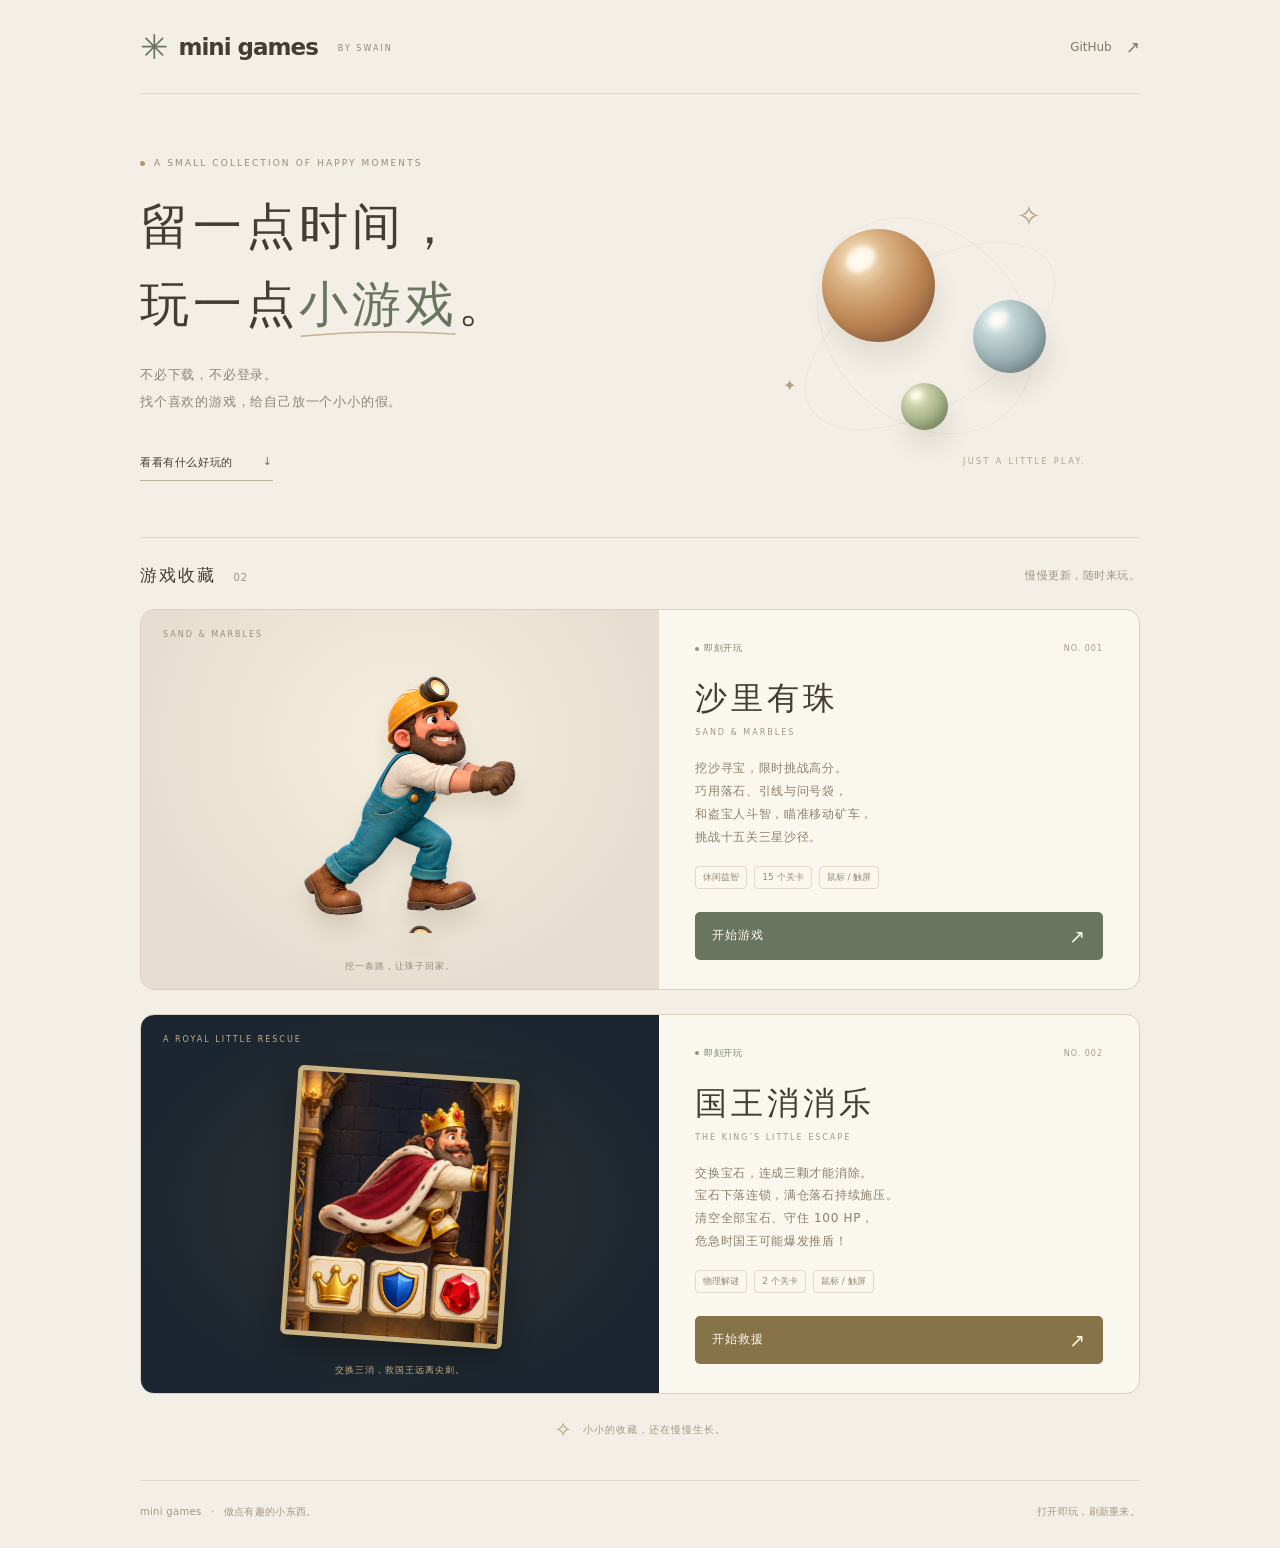
<file: index.html>
<!doctype html>
<html lang="zh-CN">
<head>
  <meta charset="utf-8">
  <meta name="viewport" content="width=device-width, initial-scale=1">
  <meta name="theme-color" content="#f3efe7">
  <meta name="description" content="Swain 的小游戏收藏。打开即玩，给日常留一点轻松的空隙。">
  <title>Mini Games · 玩一小会儿</title>
  <link rel="icon" href="data:image/svg+xml,%3Csvg xmlns='http://www.w3.org/2000/svg' viewBox='0 0 64 64'%3E%3Crect x='6' y='6' width='52' height='52' rx='16' fill='%236b7461'/%3E%3Cpath d='M20 32h16m-8-8v16' stroke='%23fff9ec' stroke-width='4' stroke-linecap='round'/%3E%3Ccircle cx='44' cy='27' r='3' fill='%23dcc39b'/%3E%3C/svg%3E">
  <link rel="stylesheet" href="home.css?v=sand-v12">
</head>
<body>
  <div class="site">
    <header class="header">
      <a class="brand" href="./" aria-label="Mini Games 主页"><span class="brand-icon" aria-hidden="true">✳</span>mini games<span class="byline">BY SWAIN</span></a>
      <a class="github" href="https://github.com/SwainWong/mini-games" target="_blank" rel="noopener noreferrer">GitHub <span aria-hidden="true">↗</span></a>
    </header>
    <main>
      <section class="hero" aria-labelledby="hero-title">
        <div class="eyebrow"><span></span> A SMALL COLLECTION OF HAPPY MOMENTS</div>
        <h1 id="hero-title">留一点时间，<br>玩一点<span class="highlight">小游戏<svg aria-hidden="true" viewBox="0 0 220 14"><path d="M3 10Q105 0 216 7"/></svg></span>。</h1>
        <p>不必下载，不必登录。<br>找个喜欢的游戏，给自己放一个小小的假。</p>
        <a class="browse" href="#games">看看有什么好玩的 <span aria-hidden="true">↓</span></a>
        <div class="hero-art" aria-hidden="true"><span class="orbit orbit-one"></span><span class="orbit orbit-two"></span><span class="orb amber"></span><span class="orb blue"></span><span class="orb green"></span><span class="spark spark-one">✧</span><span class="spark spark-two">✦</span><span class="art-caption">JUST A LITTLE PLAY.</span></div>
      </section>
      <section id="games" class="games" aria-labelledby="games-title">
        <div class="section-heading"><h2 id="games-title">游戏收藏 <span>02</span></h2><p>慢慢更新，随时来玩。</p></div>
        <!-- Add one card here when adding a new standalone game directory. -->
        <article class="game-card">
          <a class="game-preview" href="./sand-marbles/?v=15" tabindex="-1" aria-hidden="true"><div class="preview-label">SAND & MARBLES</div><div class="sand-preview-art" role="img" aria-label="2.5D 卡通推车队友"></div><span class="preview-caption">挖一条路，让珠子回家。</span></a>
          <div class="game-copy"><div class="game-meta"><span class="available"><i></i>即刻开玩</span><span>NO. 001</span></div><h3>沙里有珠</h3><p class="game-subtitle">SAND & MARBLES</p><p class="game-description">挖沙寻宝，限时挑战高分。<br>巧用落石、引线与问号袋，<br>和盗宝人斗智，瞄准移动矿车，<br>挑战十五关三星沙径。</p><ul class="tags" aria-label="游戏特点"><li>休闲益智</li><li>15 个关卡</li><li>鼠标 / 触屏</li></ul><a class="play" href="./sand-marbles/?v=15">开始游戏 <span aria-hidden="true">↗</span></a></div>
        </article>
        <article class="game-card king-card">
          <a class="game-preview king-preview" href="./king-match/" tabindex="-1" aria-hidden="true"><div class="preview-label">A ROYAL LITTLE RESCUE</div><div class="royal-cover"><div class="cover-king"></div><div class="cover-gems"><i></i><i></i><i></i></div></div><span class="preview-caption">交换三消，救国王远离尖刺。</span></a>
          <div class="game-copy"><div class="game-meta"><span class="available"><i></i>即刻开玩</span><span>NO. 002</span></div><h3>国王消消乐</h3><p class="game-subtitle">THE KING’S LITTLE ESCAPE</p><p class="game-description">交换宝石，连成三颗才能消除。<br>宝石下落连锁，满仓落石持续施压。<br>清空全部宝石、守住 100 HP，<br>危急时国王可能爆发推盾！</p><ul class="tags" aria-label="游戏特点"><li>物理解谜</li><li>2 个关卡</li><li>鼠标 / 触屏</li></ul><a class="play" href="./king-match/">开始救援 <span aria-hidden="true">↗</span></a></div>
        </article>
        <p class="collection-note"><span aria-hidden="true">✧</span> 小小的收藏，还在慢慢生长。</p>
      </section>
    </main>
    <footer><span>mini games <span class="footer-dot">·</span> 做点有趣的小东西。</span><span>打开即玩，刷新重来。</span></footer>
  </div>
</body>
</html>
</file>
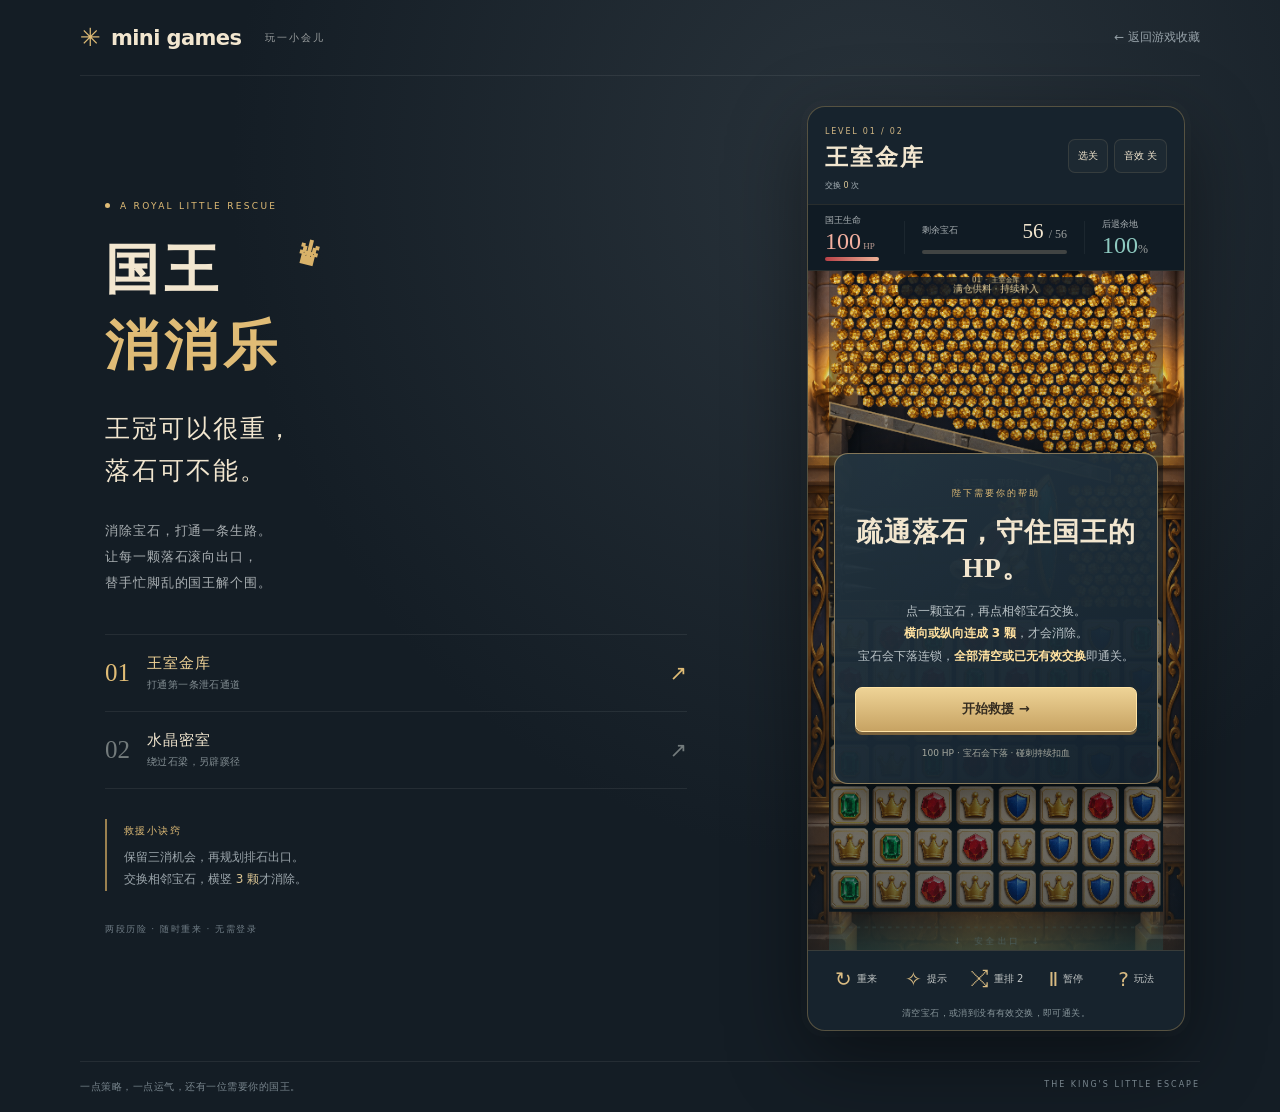
<file: king-match/index.html>
<!doctype html>
<html lang="zh-CN">
<head>
<meta charset="utf-8"><meta name="viewport" content="width=device-width,initial-scale=1,viewport-fit=cover"><meta name="theme-color" content="#141d25">
<meta name="description" content="消除宝石，疏通落石，救出国王。两个有真实落石碰撞的城堡谜题。"><title>国王消消乐 · Mini Games</title>
<link rel="icon" href="data:image/svg+xml,%3Csvg xmlns='http://www.w3.org/2000/svg' viewBox='0 0 64 64'%3E%3Ctext y='50' font-size='52'%3E♛%3C/text%3E%3C/svg%3E"><link rel="stylesheet" href="style.css?v=7">
</head>
<body>
<div class="app">
<header class="site-header"><a href="../" class="brand">✳ <span>mini games</span><small>玩一小会儿</small></a><a class="back" href="../">← 返回游戏收藏</a></header>
<main class="layout">
<aside class="story">
<div class="eyebrow"><span></span> A ROYAL LITTLE RESCUE</div>
<h1>国王<span>消消乐</span><i>♛</i></h1>
<p class="lead">王冠可以很重，<br>落石可不能。</p>
<p class="description">消除宝石，打通一条生路。<br>让每一颗落石滚向出口，<br>替手忙脚乱的国王解个围。</p>
<div class="chapter-list" aria-label="两段王室历险">
<button class="chapter active" data-level="0"><b>01</b><span>王室金库<small>打通第一条泄石通道</small></span><em>↗</em></button>
<button class="chapter" data-level="1"><b>02</b><span>水晶密室<small>绕过石梁，另辟蹊径</small></span><em>↗</em></button>
</div>
<div class="how"><span>救援小诀窍</span><p>保留三消机会，再规划排石出口。<br>交换相邻宝石，横竖 <b>3 颗</b>才消除。</p></div>
<div class="story-footer">两段历险 · 随时重来 · 无需登录</div>
</aside>
<section class="game-shell" aria-label="国王消消乐游戏">
<div class="game-top"><div><span class="kicker" id="chapter-label">LEVEL 01 / 02</span><h2 id="level-title">王室金库</h2><span class="action-count">交换 <b id="actions">0</b> 次</span></div><div class="top-actions"><button id="choose-level" aria-label="选择关卡" title="选择关卡">选关</button><button id="sound" aria-label="开启音效" aria-pressed="false" title="开启音效">音效 关</button></div></div>
<div class="hud"><div class="hud-cell hp-stat"><span>国王生命</span><b id="hp">100<small> HP</small></b><div class="hp-meter"><i id="hp-fill"></i></div></div><div class="hud-cell drainage"><div><span>剩余宝石</span><b><strong id="remaining">0</strong> <small>/ <span id="target">56</span></small></b></div><div class="meter"><i id="drain-fill"></i></div></div><div class="hud-cell shield-stat"><span id="shield-state">后退余地</span><b id="clearance">100<small>%</small></b></div></div>
<div class="board-wrap">
<canvas id="game" width="432" height="780" tabindex="0" aria-label="宝石棋盘：点击或滑动交换相邻宝石，横竖三颗以上同色才能消除。方向键选择，空格选中宝石。">你的浏览器需要支持 Canvas。</canvas>
<div class="overlay" id="ready"><div class="ready-card"><span class="modal-kicker">陛下需要你的帮助</span><h3 id="ready-title">把落石，送到下面。</h3><p id="ready-description">交换相邻宝石，横竖连成至少三颗。<br>打开通道，救国王远离尖刺。</p><button class="gold-button" id="start" disabled>正在准备王国…</button><small>100 HP · 宝石会下落 · 碰刺持续扣血</small></div></div>
<div class="overlay result" id="result" hidden><div class="result-card"><div id="stars" class="stars">✦ ✦ ✦</div><span class="modal-kicker" id="result-kicker">RESCUE COMPLETE</span><h3 id="result-title">国王得救了！</h3><p id="result-detail"></p><button class="gold-button" id="result-next">下一关 →</button><button class="quiet-button" id="result-retry">再试一次</button></div></div>
<div class="overlay pause" id="pause-overlay" hidden><div class="ready-card"><span class="modal-kicker">TAKE YOUR TIME</span><h3>歇一会儿，国王等你。</h3><p>落石、宝石下落与 HP 扣减已暂停。</p><button class="gold-button" id="resume">继续救援</button></div></div>
<div id="toast" class="toast" role="status" aria-live="polite"></div>
</div>
<div class="controls"><button id="restart">↻ <span>重来</span></button><button id="hint">✧ <span>提示</span></button><button id="remix">⤨ <span id="remix-label">重排 2</span></button><button id="pause">Ⅱ <span>暂停</span></button><button id="rules">? <span>玩法</span></button></div>
<p class="status" id="status" role="status">先看好路线，准备好了就开始。</p>
</section>
</main>
<footer class="page-footer"><span>一点策略，一点运气，还有一位需要你的国王。</span><span>THE KING'S LITTLE ESCAPE</span></footer>
</div>
<dialog id="rules-dialog"><div class="dialog-head"><span class="modal-kicker">皇家救援手册</span><button data-close="rules-dialog" aria-label="关闭玩法">×</button></div><h2>消掉宝石，疏通落石。</h2><ol><li><b>交换相邻宝石，横竖三消</b><p>点一颗，再点上下左右相邻的一颗；也可以滑动交换。只有横向或纵向至少 3 颗同色连成线才消除。两个相同不会消除，无效交换会退回。</p></li><li><b>宝石下落连锁，连通排石路线</b><p>消除后上方宝石会向下落，落稳形成三连会自动连锁；不会生成新宝石。排出金子只用于卸压，不是胜利目标。第二关需绕过固定石台。金子卡住下落砖时，前置集金槽会自动疏通；期间国王安全等待，不扣血、不消耗重排。</p></li><li><b>落石不断，国王会被推向尖刺</b><p>石头挤住盾牌会推着国王后退。疏通后压力减小，国王能站稳或向前顶。国王有 100 HP。碰刺先扣 12 HP，持续贴住每 0.8 秒再扣 12 HP；离开尖刺就停止受伤，HP 归零会失败。右侧显示后退空间。</p></li><li><b>清空宝石，或无有效交换即可通关</b><p>国王 HP 尚存时，清空所有彩色宝石砖，或等下落与连锁结束后已没有能形成三消的交换，都算获胜。固定石台是地形，不计入宝石数。没有步数耗尽惩罚。每关可重排颜色 2 次；只有找到可全清的新盘才扣次数，找不到会保留原盘和次数。只剩零散宝石、已无法有效三消时会自动通关，不需要用重排换取通关。</p></li><li><b>低血量受刺，可能高能反击</b><p>HP ≤40 且受刺后仍存活时，每次有效伤害有 35% 概率进入 2.2 秒高能推盾；冷却 8 秒，每局最多 2 次。不回血、不免伤，也不会替你消除宝石。</p></li></ol><p class="dialog-note">有效交换越少星级越高，两关 ≤8 次获 3 星，多 3 次以内获 2 星。可随时暂停思考或重来；刷新清空进度。键盘方向键选择，空格依次选择两颗相邻宝石。</p><button class="gold-button" data-close="rules-dialog">明白了</button></dialog>
<dialog id="level-dialog"><div class="dialog-head"><span class="modal-kicker">CHOOSE YOUR ADVENTURE</span><button data-close="level-dialog" aria-label="关闭选关">×</button></div><h2>两段王室历险</h2><div class="level-options"><button data-level="0"><b>01 · 王室金库</b><span>三消开路 · 持续落石</span></button><button data-level="1"><b>02 · 水晶密室</b><span>绕梁疏导 · 真实退步</span></button></div><p class="dialog-note">随时选关。刷新后从第一关重新开始。</p></dialog>
<script src="levels.js?v=7"></script><script src="match.js?v=7"></script><script src="geometry.js?v=7"></script><script src="engine.js?v=7"></script><script src="renderer.js?v=7"></script><script src="audio.js?v=7"></script><script src="game.js?v=7"></script>
</body></html>
</file>
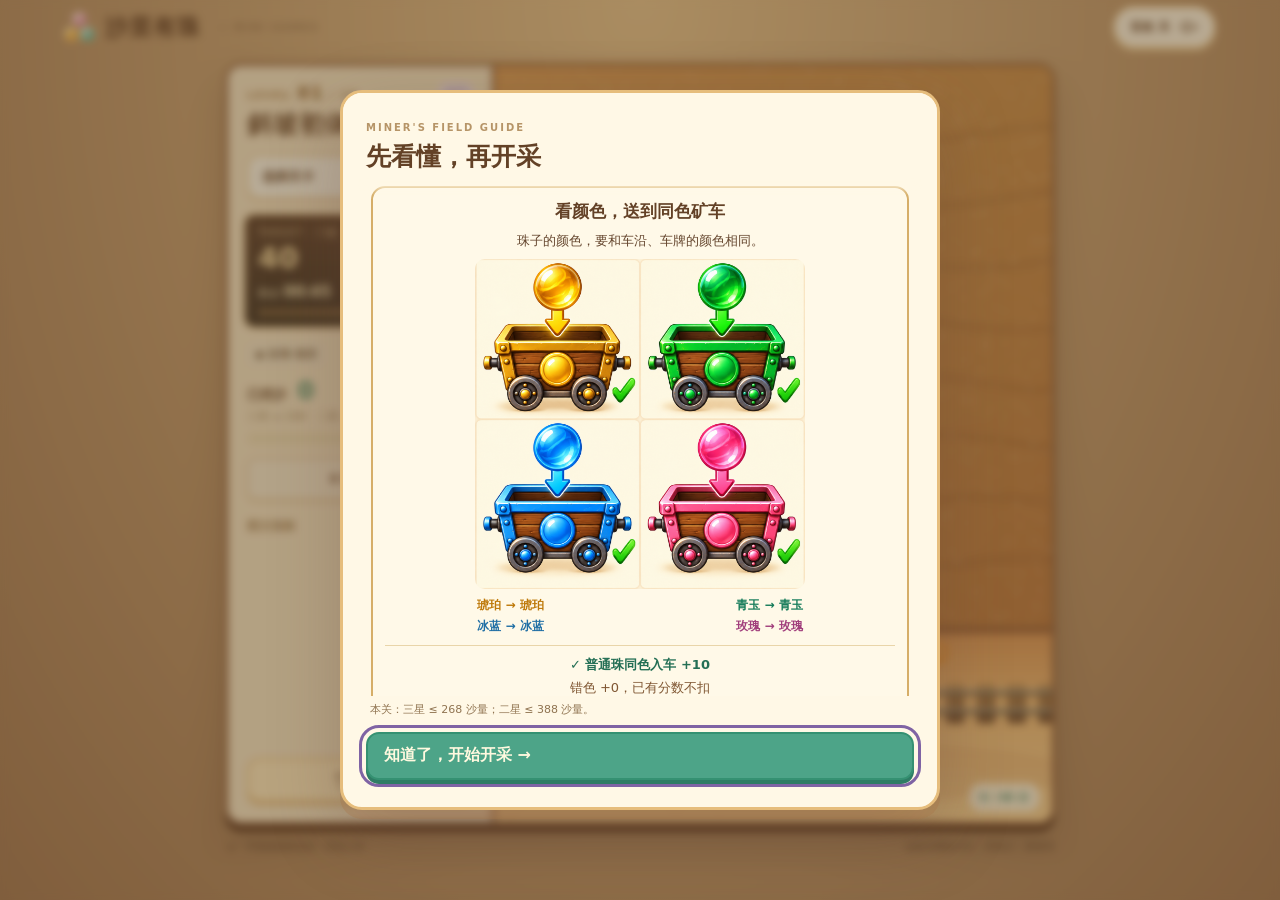
<file: sand-marbles/index.html>
<!doctype html>
<html lang="zh-CN">
<head>
  <meta charset="UTF-8">
  <meta name="viewport" content="width=device-width, initial-scale=1, viewport-fit=cover">
  <meta name="theme-color" content="#fff3da">
  <title>沙里有珠 · 宝藏争夺战</title>
  <link rel="icon" href="data:image/svg+xml,%3Csvg xmlns='http://www.w3.org/2000/svg' viewBox='0 0 64 64'%3E%3Ccircle cx='32' cy='32' r='27' fill='%23b86b3e'/%3E%3Ccircle cx='23' cy='22' r='9' fill='%23ffe4b7'/%3E%3C/svg%3E">
  <link rel="stylesheet" href="style.css?v=25">
</head>
<body>
  <div class="app">
    <header class="masthead">
      <a class="brand" href="../" aria-label="返回 Mini Games 主页"><span class="brand-mark"><i></i><i></i><i></i></span>沙里有珠<span class="brand-en">← MINI GAMES</span></a>
      <button class="icon-button" id="sound" aria-label="开启音效" title="开启音效" aria-pressed="false"><span id="sound-label">音效 关</span><svg viewBox="0 0 24 24"><path d="M11 5 6 9H3v6h3l5 4V5Z"/><path id="sound-waves" d="m16 9 5 6m0-6-5 6"/></svg></button>
    </header>

    <main>
      <section class="intro"><span class="eyebrow">挖一点沙，放松一下。</span><h1>让每颗珠子，<br class="mobile-break">找到自己的归宿。</h1><p>划开沙土，让珠子落入同色的矿车里。</p></section>
      <section class="game-shell" aria-label="挖沙游戏">
        <div class="game-toolbar"><div class="adventure-art"><span class="adventure-badge">宝藏争夺战</span></div>
          <div class="level-info"><span class="level-kicker">LEVEL <b id="level-number">01</b> / 15 <span id="difficulty">入门</span></span><h2 id="level-title">第一条沙径</h2></div>
          <button class="level-picker" id="choose-level" aria-haspopup="dialog">选择关卡 <span>▦</span></button>
        </div>
        <div class="score-panel"><div><small>TARGET · 门槛</small><b id="target-score">40</b></div><div><small>SCORE · 当前</small><b id="current-score">0</b></div><p class="round-status"><span class="clock-label">剩余 <b id="round-clock" role="timer" aria-label="剩余时间">00:45</b></span><button id="potential" aria-haspopup="dialog">剩余上限 <b id="remaining-score">60</b> ⓘ</button></p><progress id="score-meter" max="40" value="0"></progress></div>
        <div class="level-features" id="features" aria-label="本关机制"></div>
        <div class="dig-panel"><div><span>已挖沙 <b id="dug-count">0</b></span><span id="star-budget">三星目标 ≤ 0</span></div><meter id="sand-meter" min="0" max="100" value="0" aria-label="本关挖沙用量"></meter><div class="brush-options"><button id="pause" aria-pressed="false">Ⅱ 看图暂停</button><button id="rules" aria-haspopup="dialog">图文指南</button></div></div>
        <div class="board-wrap" id="board-wrap">
          <div id="loading" class="loading"><span class="loading-gem">◆</span><b id="loading-text">正在整理探险装备…</b><button id="reload-assets" hidden>重新加载</button></div><canvas id="game" width="560" height="760" aria-label="按住鼠标或手指划开沙土，让珠子落入同色矿车。">你的浏览器需要支持 Canvas 才能玩这个游戏。</canvas>
          <div id="pause-note" class="pause-note" hidden>已暂停 · 可看图，不能挖沙</div><div id="operator-speech" class="operator-speech" aria-hidden="true"><span></span></div><div class="board-caption"><span><i></i> <span id="board-instruction">按住并划动，挖出一条路</span></span><span id="collected">0 / 22</span></div>
          <div class="result-overlay" id="result" hidden>
            <div class="result-card"><div class="result-content" tabindex="0" aria-label="本局结果与按色复盘"><div class="result-symbol" id="result-symbol">✦</div><div id="result-stars" class="result-stars" hidden></div><p id="result-score" class="result-score"></p><span class="eyebrow" id="result-kicker">BEAUTIFULLY DONE</span><h2 id="result-title">每颗珠子，都到家了。</h2><p id="result-record" class="result-record"></p><p id="result-description">动作快一点，沙路精一点。</p><div id="result-breakdown"></div></div><div class="result-actions"><button class="primary-button" id="result-action">下一关 <span>→</span></button><button class="text-button" id="result-review" hidden>查看失误位置</button><button class="text-button" id="result-replay">再玩一次</button></div></div>
          </div>
        </div>
        <div class="game-bottom"><p id="status" role="status" aria-live="polite"><span class="status-dot"></span>不用着急，先想好珠子的路线。</p><div class="game-actions"><button id="return-result" hidden>查看结果</button><button id="restart"><svg viewBox="0 0 24 24"><path d="M4 10a8 8 0 1 1 1 7M4 4v6h6"/></svg>重来</button></div></div>
      </section>
      <footer class="page-footer"><span><svg viewBox="0 0 20 20"><path d="m4 11 3 3 9-9M3 5v3m-1-1h3"/></svg>手指或鼠标划动 · 同色入车</span><span>达标后继续冲分 · 挖得少，星更亮</span></footer>
    </main>
    <div class="edge-note">A LITTLE PAUSE, A LITTLE PLAY.</div>
  </div>
  <dialog id="level-dialog" class="game-dialog"><div class="dialog-heading"><div><span class="eyebrow">YOUR LITTLE ADVENTURE</span><h2>十五段沙径</h2></div><button data-close="level-dialog" aria-label="关闭关卡选择">×</button></div><p>随时选关。星级只在本次打开期间保留，刷新重新开始。</p><p id="session-summary" class="session-summary"></p><div id="level-grid"></div></dialog>
  <dialog id="rules-dialog" class="game-dialog codex-dialog"><div class="dialog-heading"><div><span class="eyebrow">MINER'S FIELD GUIDE</span><h2 id="codex-title">矿场图鉴</h2></div><button id="codex-close" aria-label="关闭图鉴">×</button></div><div id="codex-content" class="codex-content"></div><p id="rules-budget"></p><div class="codex-footer"><button id="codex-confirm" class="primary-button">知道了，开始开采 →</button></div></dialog>
  <dialog id="potential-dialog" class="game-dialog"><div class="dialog-heading"><h2>剩余得分上限</h2><button data-close="potential-dialog" aria-label="关闭得分明细">×</button></div><div id="potential-content"></div><p>查看时已暂停。上限不是保底，也不保证剩余时间内能够全部拿到。</p></dialog>
  <script src="rock-geometry.js?v=25"></script>
  <script src="hazards.js?v=25"></script>
  <script src="cart-cargo.js?v=25"></script>
  <script src="cart-crew.js?v=25"></script>
  <script src="codex.js?v=25"></script>
  <script src="rival-rest.js?v=25"></script>
  <script src="rival-animation.js?v=25"></script>
  <script src="rival.js?v=25"></script>
  <script src="magic.js?v=25"></script>
  <script src="core.js?v=25"></script>
  <script src="levels.js?v=25"></script>
  <script src="audio.js?v=25"></script>
  <script src="operator-animation.js?v=25"></script>
  <script src="game.js?v=25"></script>
</body>
</html>
</file>
<file: home.css>
:root{color-scheme:light;--paper:#f3efe7;--ink:#423e33;--muted:#928979;--line:#ded8cb;--green:#69755f}*{box-sizing:border-box}html{scroll-behavior:smooth;scroll-padding-top:24px}body{margin:0;background:var(--paper);color:var(--ink);font-family:"PingFang SC","Microsoft YaHei",system-ui,sans-serif;-webkit-font-smoothing:antialiased}a{color:inherit;text-decoration:none;-webkit-tap-highlight-color:transparent}a:focus-visible{outline:2px solid var(--green);outline-offset:6px}.site{width:min(100% - 88px,1000px);margin:auto}.header{height:94px;border-bottom:1px solid var(--line);display:flex;align-items:center;justify-content:space-between}.brand{display:flex;align-items:center;gap:11px;font-size:23px;font-weight:650;letter-spacing:-1px}.brand-icon{font-size:34px;font-weight:400;color:var(--green)}.byline{margin:4px 0 0 9px;font-size:8px;font-weight:400;letter-spacing:2px;color:var(--muted)}.github{font-size:12px;color:#817866;display:flex;align-items:center;gap:14px}.github:hover{color:var(--green)}.github span{font-size:17px}.hero{position:relative;padding:64px 0 56px;overflow:hidden}.eyebrow{font-size:9px;letter-spacing:2.1px;color:#9b8c72;display:flex;align-items:center;gap:9px}.eyebrow>span{display:block;width:5px;height:5px;border-radius:50%;background:#b39970}.hero h1{font-family:"Songti SC","STSong","SimSun",serif;font-size:49px;font-weight:500;letter-spacing:4px;line-height:1.6;margin:20px 0 16px}.highlight{position:relative;color:var(--green)}.highlight svg{position:absolute;bottom:-9px;left:0;width:100%;height:14px;fill:none;stroke:#c6b28f;stroke-width:2;stroke-linecap:round}.hero p{font-size:13px;color:#8f8575;letter-spacing:.8px;line-height:2.1}.browse{display:inline-flex;gap:30px;font-size:11px;letter-spacing:.6px;margin-top:17px;padding:10px 0;border-bottom:1px solid #b3b59f}.browse span{color:var(--green)}.hero-art{position:absolute;right:40px;top:80px;width:330px;height:270px}.orb{position:absolute;border-radius:50%;box-shadow:4px 17px 22px #77634621,inset -4px -5px 8px #3a332119}.orb:after{content:"";position:absolute;top:17%;left:20%;width:27%;height:20%;background:#fffdf3d9;filter:blur(2px);border-radius:50%;transform:rotate(-35deg)}.amber{width:113px;height:113px;left:52px;top:55px;background:radial-gradient(circle at 33% 27%,#fff2d3 0,#dab284 26%,#bd8553 56%,#88583c 91%)}.blue{width:73px;height:73px;left:203px;top:126px;background:radial-gradient(circle at 32% 27%,#f6fcfc 0,#c1d3d4 25%,#95abae 60%,#667e85 94%)}.green{width:47px;height:47px;left:131px;top:209px;background:radial-gradient(circle at 32% 27%,#f2f1d4 0,#cad0a9 25%,#9eac82 60%,#6f7c57 94%)}.orbit{position:absolute;border:1px solid #d8cfc057;width:280px;height:140px;border-radius:50%;top:92px;left:20px;transform:rotate(-31deg)}.orbit-two{transform:rotate(45deg);width:240px;height:190px;left:35px;top:57px}.spark{position:absolute;color:#b4a180}.spark-one{font-size:29px;right:59px;top:25px}.spark-two{font-size:16px;left:13px;top:202px}.art-caption{position:absolute;right:14px;bottom:-22px;font-size:8px;color:#afa28c;letter-spacing:2.4px}.section-heading{display:flex;align-items:center;justify-content:space-between;border-top:1px solid var(--line);padding:26px 0 22px}.section-heading h2{font-size:17px;font-weight:500;letter-spacing:2px;margin:0}.section-heading h2 span{font-size:10px;color:#9b927f;letter-spacing:1px;margin-left:10px}.section-heading p{font-size:11px;letter-spacing:.5px;color:#a09685;margin:0}.game-card{display:grid;grid-template-columns:1.08fr 1fr;border:1px solid #d9d0c0;border-radius:14px;overflow:hidden;background:#faf7ef}.game-preview{position:relative;background:#e6ded0;display:flex;align-items:center;justify-content:center;padding:37px 0 30px;min-height:372px;overflow:hidden}.game-preview:before{position:absolute;content:"";inset:0;background:radial-gradient(ellipse at 50% 35%,#fbf5e3bb,transparent 72%)}.game-preview img{position:relative;width:222px;height:270px;border:5px solid #f1eade;border-radius:5px;box-shadow:0 14px 30px #6c543331;transform:rotate(-5deg);transition:transform .35s}.game-preview:hover img{transform:rotate(-2deg) translateY(-4px)}.preview-label{position:absolute;top:20px;left:22px;color:#9c8e77;font-size:8px;letter-spacing:2px}.preview-caption{position:absolute;bottom:16px;font-size:9px;letter-spacing:1px;color:#9a8971}.game-copy{padding:32px 36px 29px}.game-meta{display:flex;justify-content:space-between;align-items:center;font-size:8px;color:#a69a86;letter-spacing:1px}.available{display:flex;align-items:center;gap:5px;font-size:9px;color:#7d876e;letter-spacing:.6px}.available i{width:4px;height:4px;border-radius:50%;background:#8a9b74}.game-copy h3{font-family:"Songti SC","STSong","SimSun",serif;font-size:32px;font-weight:500;letter-spacing:4px;margin:22px 0 7px}.game-subtitle{font-size:8px;letter-spacing:2px;color:#a19785;margin:0}.game-description{font-size:12px;letter-spacing:.7px;line-height:1.9;color:#8c806c;margin:20px 0 17px}.tags{display:flex;flex-wrap:wrap;gap:7px;list-style:none;padding:0;margin:0 0 23px}.tags li{border:1px solid #e0d9cc;padding:4px 7px;border-radius:4px;font-size:9px;color:#998a74}.play{display:flex;justify-content:space-between;align-items:center;padding:13px 17px;background:var(--green);border-radius:5px;color:#fffaf0;font-size:12px;letter-spacing:1px;transition:background .2s}.play:hover{background:#55634c}.play span{font-size:19px}.collection-note{display:flex;justify-content:center;align-items:center;gap:10px;font-size:10px;letter-spacing:1px;color:#a69880;padding:24px 0 38px;margin:0}.collection-note span{font-size:21px;color:#b7a17e}footer{border-top:1px solid var(--line);padding:24px 0 29px;display:flex;justify-content:space-between;font-size:10px;color:#a49882;letter-spacing:.3px}.footer-dot{padding:0 6px}
@media(max-width:760px){.site{width:calc(100% - 40px)}.header{height:76px}.hero{padding:44px 0 36px}.hero h1{font-size:39px;letter-spacing:2px}.hero-art{right:-84px;top:112px;transform:scale(.65);transform-origin:right center;opacity:.8}.hero p{font-size:12px}.hero .eyebrow{font-size:8px;letter-spacing:1.2px}.game-copy{padding:28px 25px}.game-preview img{width:194px;height:236px}.byline{display:none}.game-card{grid-template-columns:1fr 1fr}.game-copy h3{font-size:28px}.tags{gap:4px}.game-description{font-size:11px}}
@media(max-width:540px){.brand{font-size:22px}.hero h1{font-size:35px}.hero-art{right:-110px;top:110px;transform:scale(.5);opacity:.65;pointer-events:none}.hero p{font-size:11px}.hero-art .art-caption{display:none}.game-card{grid-template-columns:1fr}.game-preview{min-height:300px;padding:28px 0}.game-preview img{width:190px;height:231px}.game-copy{padding:26px}.game-meta{font-size:9px}.game-copy h3{font-size:30px;margin-top:18px}.game-description{font-size:12px}.game-description br:last-child{display:none}.tags{margin-bottom:21px}.play{padding:14px 17px}.section-heading h2{font-size:15px}.section-heading p{font-size:10px}.section-heading{padding:23px 0 18px}.collection-note{padding-bottom:28px}footer{gap:15px;line-height:1.7;font-size:9px}.github{font-size:11px}.browse{margin-top:14px}}
@media(max-width:540px){.hero-art{display:none}.game-description br:last-child{display:initial}}
@media(prefers-reduced-motion:reduce){html{scroll-behavior:auto}*{transition:none!important}}

.game-card+.game-card{margin-top:24px}.king-preview{background:#1c2630}.king-preview:before{background:radial-gradient(ellipse at center,#a37d4028,transparent 75%)}.king-preview .preview-label,.king-preview .preview-caption{color:#c4ac83}.royal-cover{width:222px;height:270px;border:5px solid #cab482;border-radius:6px;background:url('./king-match/assets/castle.png') center/cover;position:relative;transform:rotate(4deg);box-shadow:0 14px 30px #0005}.cover-king{position:absolute;width:170px;height:170px;left:21px;top:17px;background-image:url('./king-match/assets/royal-atlas.png');background-size:531px 531px;background-position:-6px -160px;background-repeat:no-repeat}.cover-gems{position:absolute;bottom:17px;left:15px;display:flex;gap:3px}.cover-gems i{width:60px;height:60px;background-image:url('./king-match/assets/royal-atlas.png');background-size:216px 216px;background-position:-7px -4px}.cover-gems i:nth-child(2){background-position:-77px -4px}.cover-gems i:nth-child(3){background-position:-148px -4px}.king-card .play{background:#867347}

.sand-preview-art{position:relative;width:260px;height:260px;background:url("./sand-marbles/assets/porter-v8.png") left top/300% auto no-repeat;filter:drop-shadow(0 15px 10px #6c543328);transition:transform .3s}.game-preview:hover .sand-preview-art{transform:rotate(-3deg) scale(1.03)}
</file>
<file: king-match/style.css>
:root{color-scheme:dark;--bg:#141d25;--panel:#1b2630;--gold:#e0bc76;--cream:#f2e6cf;--muted:#95a0a7;--line:#ffffff12}*{box-sizing:border-box}body{margin:0;background:radial-gradient(ellipse at 68% 15%,#29333b 0,transparent 52%),var(--bg);color:var(--cream);font-family:"PingFang SC","Microsoft YaHei",system-ui,sans-serif;-webkit-font-smoothing:antialiased}button,a{-webkit-tap-highlight-color:transparent}button{font:inherit;cursor:pointer;color:inherit}button:focus-visible,a:focus-visible,canvas:focus-visible{outline:2px solid #f3d68b;outline-offset:3px}button:disabled{cursor:wait;opacity:.6}a{color:inherit;text-decoration:none}button{touch-action:manipulation}button[hidden],[hidden]{display:none!important}.app{width:min(1120px,100% - 80px);margin:auto}.site-header{height:90px;border-bottom:1px solid var(--line);display:flex;align-items:center;justify-content:space-between}.brand{display:flex;align-items:center;gap:10px;font-size:25px;color:var(--gold)}.brand span{font-size:21px;color:var(--cream);font-weight:650;letter-spacing:-.6px}.brand small{font-size:10px;color:#9ca0a1;font-weight:400;margin-left:14px;letter-spacing:2px}.back{color:var(--muted);font-size:12px}.layout{display:grid;grid-template-columns:1fr 432px;gap:90px;align-items:center;padding:46px 0}.story{padding:0 15px 0 10px}.eyebrow{font-size:9px;letter-spacing:2.3px;color:var(--gold);display:flex;align-items:center;gap:10px}.eyebrow span{height:5px;width:5px;border-radius:50%;background:var(--gold)}h1{position:relative;margin:26px 0 27px;font-family:"Songti SC","STSong",serif;font-size:57px;line-height:1.25;font-weight:600;letter-spacing:5px}h1 span{display:block;color:var(--gold);margin-top:9px}h1 i{font-style:normal;position:absolute;top:-8px;left:193px;font-size:38px;color:#d9b269;transform:rotate(14deg)}.lead{font-family:"Songti SC","STSong",serif;font-size:25px;line-height:1.7;letter-spacing:2px}.description{color:#aab0b3;font-size:13px;line-height:2;letter-spacing:.9px}.chapter-list{margin:38px 0 30px}.chapter{width:100%;display:flex;align-items:center;text-align:left;border:0;border-top:1px solid var(--line);background:transparent;padding:19px 0;gap:17px}.chapter:last-child{border-bottom:1px solid var(--line)}.chapter b{font-family:Georgia,serif;font-size:25px;font-weight:400;color:#737b7c}.chapter span{font-size:15px;letter-spacing:1px}.chapter small{display:block;font-size:10px;color:#848f94;letter-spacing:.4px;margin-top:5px}.chapter em{margin-left:auto;font-size:21px;font-style:normal;color:#737b7c}.chapter.active b,.chapter.active em{color:var(--gold)}.chapter.active span{color:#f1d397}.how{border-left:2px solid #9a804f;padding-left:17px}.how>span{font-size:10px;letter-spacing:1.4px;color:var(--gold)}.how p{font-size:12px;color:#9ca6ac;line-height:1.9;margin:8px 0 0}.how b{color:#dac493;font-weight:500}.story-footer{margin-top:32px;color:#707d86;font-size:9px;letter-spacing:1.5px}.game-shell{width:432px;border:1px solid #d4b16b55;border-radius:18px;background:#17232d;overflow:hidden;box-shadow:0 25px 80px #0007,0 0 0 6px #ffffff03}.game-top{display:flex;justify-content:space-between;align-items:center;padding:17px 19px 14px}.kicker{font-size:8px;letter-spacing:1.8px;color:#d2b784}h2{font-family:"Songti SC","STSong",serif;font-size:23px;font-weight:600;letter-spacing:2px;margin:4px 0 0}.top-actions{display:flex;gap:6px}.top-actions button{background:#ffffff07;border:1px solid #d9c28c22;border-radius:7px;padding:7px 9px;font-size:10px;height:34px}.hud{display:flex;align-items:center;gap:17px;background:#101b24;padding:11px 18px 12px;border-block:1px solid #c3a46922}.hud-cell{min-width:62px}.hud-cell>span,.hud-cell>div>span{display:block;font-size:9px;color:#abb2b5;margin-bottom:2px}.hud-cell>b,.hud-cell>div>b{font-size:24px;font-family:Georgia,serif;font-weight:400;line-height:1}.hud-cell small{font-size:12px;color:#9b9f9e}.hud-cell strong{font-weight:400}.drainage{flex:1;border-inline:1px solid #ffffff0d;padding-inline:17px}.drainage>div:first-child{display:flex;align-items:center;justify-content:space-between;gap:5px}.drainage>div>b{font-size:21px}.meter{margin-top:8px;height:4px;background:#414443;border-radius:5px;overflow:hidden}.meter i{display:block;height:100%;width:0;background:#d3b578;transition:width .15s}.shield-stat>b{color:#8ecac0}.shield-stat.danger>b{color:#f19379}.board-wrap{position:relative;width:100%;background:#161b20;overflow:hidden}canvas{width:100%;height:auto;display:block;touch-action:none;cursor:pointer}.overlay{position:absolute;inset:0;background:linear-gradient(#08131e15,#09141c40 40%,#09141cab);display:flex;align-items:center;justify-content:center;padding:26px;z-index:3}.ready-card,.result-card{width:100%;text-align:center;padding:27px 20px 23px;background:linear-gradient(150deg,#243540f5,#14222ef7);border:1px solid #d7b47690;border-radius:14px;box-shadow:0 12px 48px #0008;transform:translateY(8px)}.modal-kicker{font-size:9px;letter-spacing:2px;color:var(--gold)}.ready-card h3,.result-card h3{font-family:"Songti SC","STSong",serif;font-size:27px;margin:14px 0;letter-spacing:1px}.ready-card p,.result-card p{font-size:12px;line-height:1.85;color:#bac3c7;margin:8px 0 20px}.gold-button{display:block;width:100%;border:1px solid #ffe3a4;background:linear-gradient(#eed396,#c7a363);color:#352d21;border-radius:7px;min-height:45px;font-size:13px;font-weight:650;box-shadow:0 3px 0 #7a623c}.gold-button:hover{filter:brightness(1.08)}.ready-card small{display:block;font-size:9px;color:#a6a99f;margin-top:15px}.quiet-button{background:none;border:0;color:#b6bdbf;font-size:12px;padding:16px 0 0}.result{background:#0b1722bb;backdrop-filter:blur(4px)}.stars{color:#f4cc73;font-size:35px;letter-spacing:9px;margin:0 0 15px}.toast{position:absolute;left:50%;bottom:7%;transform:translate(-50%,8px);padding:10px 16px;background:#101c29ed;border:1px solid #c3a56e88;border-radius:30px;color:#f5dfb7;font-size:12px;text-align:center;white-space:nowrap;pointer-events:none;opacity:0;transition:opacity .2s,transform .2s;z-index:5}.toast.show{opacity:1;transform:translate(-50%,0)}.controls{display:flex;border-top:1px solid #c3a56e33;padding:9px 13px 6px;justify-content:space-around}.controls button{min-width:64px;min-height:38px;background:transparent;border:0;font-size:20px;color:#d9bb82;display:flex;justify-content:center;align-items:center;gap:7px}.controls span{font-size:11px;color:#c4c8c7}.status{margin:0;text-align:center;font-size:9px;letter-spacing:.4px;color:#88969b;min-height:26px;padding:3px 10px 9px}.page-footer{border-top:1px solid var(--line);display:flex;justify-content:space-between;gap:20px;padding:25px 0 30px;font-size:10px;color:#78858d;letter-spacing:.5px}.page-footer span:last-child{font-size:8px;letter-spacing:2px}dialog{background:#1a2935;color:var(--cream);border:1px solid #bea57477;border-radius:17px;width:min(460px,calc(100% - 32px));max-height:90dvh;padding:25px;box-shadow:0 20px 80px #0009}dialog::backdrop{background:#061019b8;backdrop-filter:blur(6px)}.dialog-head{display:flex;align-items:center;justify-content:space-between}.dialog-head button{width:36px;height:36px;border:1px solid #ffffff18;background:transparent;border-radius:50%;font-size:23px;color:#afb9bd}dialog h2{margin:15px 0 20px;font-size:26px}dialog ol{padding-left:22px;font-size:13px;line-height:1.65}dialog li{padding-left:4px;margin-bottom:15px}dialog li::marker{color:var(--gold)}dialog li p{font-size:12px;color:#adb8be;margin:5px 0}.dialog-note{font-size:11px;line-height:1.9;color:#8e9ca5}.level-options{display:grid;gap:12px}.level-options button{display:grid;gap:8px;text-align:left;border:1px solid #b49a6755;border-radius:9px;background:#ffffff06;padding:20px}.level-options b{font-size:17px;font-weight:500}.level-options span{color:#a4b0b7;font-size:12px}
@media(min-width:1000px) and (max-height:1050px){.layout{grid-template-columns:1fr 378px;gap:100px;padding:30px 15px}.game-shell{width:378px}.site-header{height:76px}.game-top{padding:12px 17px}.hud{padding:9px 17px}.page-footer{padding-block:18px}.story{padding-right:20px}h1{font-size:54px}}
@media(max-width:900px){.app{width:calc(100% - 40px)}.layout{gap:34px;grid-template-columns:1fr 390px}.game-shell{width:390px}.story{padding:0}h1{font-size:45px}.eyebrow{font-size:7px;letter-spacing:1.5px}.lead{font-size:22px}.chapter{gap:12px}.chapter-list{margin-top:27px}}
@media(max-width:700px){.app{width:100%}.site-header{height:48px;padding:0 17px;border:0}.brand{font-size:22px;gap:7px}.brand span{font-size:18px}.brand small{display:none}.back{font-size:10px}.layout{display:block;padding:0}.story,.page-footer{display:none}.game-shell{width:calc(100% - 20px);max-width:432px;margin:0 auto 10px;border-radius:12px;box-shadow:0 10px 35px #0005}.game-top{padding:10px 13px}.game-top h2{font-size:20px;margin-top:2px}.kicker{font-size:7px}.top-actions button{height:36px;padding:7px 9px}.hud{padding:8px 13px;gap:12px}.hud-cell>b{font-size:22px}.hud-cell>span,.hud-cell>div>span{font-size:8px}.drainage{padding-inline:12px}.hud-cell{min-width:56px}.controls{padding:5px 7px 2px}.controls button{min-height:36px}.status{padding:1px 5px 5px;min-height:21px;font-size:8px}.ready-card{padding:24px 17px 20px}.overlay{padding:25px}.ready-card h3{font-size:24px}.toast{font-size:11px;padding:9px 12px}.board-wrap{aspect-ratio:432/780}canvas{height:100%}}
@media(max-width:700px) and (min-height:790px){.site-header{height:42px}.game-top{padding-block:8px}.hud{padding-block:7px}.controls{padding-top:3px}.status{display:none}}
@media(prefers-reduced-motion:reduce){*{scroll-behavior:auto!important;transition:none!important}}
@media(max-width:700px){.site-header{height:36px}.game-top{padding:6px 13px}.game-top h2{font-size:19px}.kicker{font-size:7px}.hud{padding:6px 13px}.hud-cell>b{font-size:21px}.controls{padding:2px 7px}.status{display:none}.game-shell{width:calc(100% - 24px)}.board-wrap{aspect-ratio:432/780}}
@media(max-width:700px){.game-shell{max-width:356px}}
@media(max-width:700px) and (min-height:780px){.game-shell{max-width:min(356px,calc((100svh - 196px) * .553846));min-width:326px}}
.controls button{min-width:0;flex:1;gap:5px}.controls span{font-size:10px}.shield-stat{min-width:65px}.ready-card b{color:#ffe1a0}

.action-count{font-size:8px;color:#aab4b9}.action-count b{font-weight:500;color:#dec998}.hp-stat>b{color:#f3b0a0}.hp-stat.danger>b{color:#ff786a}.hp-meter{height:4px;margin-top:4px;border-radius:4px;background:#493139;overflow:hidden;width:54px}.hp-meter i{display:block;width:100%;height:100%;background:linear-gradient(90deg,#b84147,#efb397);transition:width .18s}.hp-stat small{font-size:9px;color:#bd9d93}
@media(max-width:700px){.game-top{padding-block:4px}.game-top h2{margin-block:1px}.action-count{font-size:7px}.game-shell{max-width:min(356px,calc((100svh - 218px) * .553846));min-width:326px}}
</file>
<file: sand-marbles/style.css>
:root{color-scheme:light;--ink:#634126;--muted:#927353;--cream:#fff8e7;--gold:#f6b841;--green:#3e987d;--purple:#8665a0;font-family:'Arial Rounded MT Bold','PingFang SC','Microsoft YaHei',system-ui,sans-serif;color:var(--ink);background:#fff3da}*{box-sizing:border-box}body{margin:0;background:radial-gradient(ellipse at 12% 13%,#ffe3aa 0,transparent 36%),radial-gradient(ellipse at 90% 70%,#d9edcf80 0,transparent 35%),#fff3da;min-height:100vh}button,a{-webkit-tap-highlight-color:transparent}button{font:inherit;color:inherit;cursor:pointer}button:disabled{cursor:wait}button:focus-visible,a:focus-visible{outline:3px solid #7f63a4;outline-offset:4px}[hidden]{display:none!important}button svg{width:20px;height:20px;fill:none;stroke:currentColor;stroke-width:1.7;stroke-linecap:round;stroke-linejoin:round}.app{max-width:1200px;margin:auto;padding:0 24px}.masthead{height:64px;display:flex;align-items:center;justify-content:space-between}.brand{display:flex;align-items:center;gap:10px;font-size:23px;font-weight:900;letter-spacing:1px;text-decoration:none;color:#75492a}.brand-en{font-size:10px;letter-spacing:1.6px;color:#9b7854;margin-left:8px}.brand-mark{width:31px;height:30px;position:relative}.brand-mark i{position:absolute;width:15px;height:15px;border:1px solid #fff9dc;border-radius:50%;background:radial-gradient(circle at 32% 25%,white,#ffc749 30%,#e7992e 70%);bottom:0;box-shadow:0 2px 2px #ab6c2333}.brand-mark i:nth-child(2){right:0;background:radial-gradient(circle at 32% 25%,white,#8cddcf 30%,#379b7e 70%)}.brand-mark i:nth-child(3){top:0;left:8px;background:radial-gradient(circle at 32% 25%,white,#ffbbd6 30%,#cc6c98 70%)}.icon-button{min-height:42px;border:2px solid #edcc95;border-radius:22px;background:#fff9e9;padding:0 15px;display:flex;align-items:center;gap:9px;font-size:12px;font-weight:700;box-shadow:0 3px 0 #e6c894}.intro,.edge-note{display:none}.game-shell{margin:9px auto 0;width:max-content;max-width:100%;display:grid;grid-template-columns:264px minmax(330px,min(560px,calc((100dvh - 115px)*.736842)));grid-template-rows:auto auto auto 1fr;background:#fff9e9;border:3px solid #e7b576;border-radius:24px;box-shadow:0 8px 0 #d8a66c,0 20px 55px #b2824530;overflow:hidden}.game-toolbar{grid-column:1;grid-row:1;padding:0 19px 15px}.adventure-art{height:160px;margin:0 -19px 20px;background:linear-gradient(0deg,#4b28171a,#fff0 40%),url('assets/porter-v8.png') 0 0 / 300% auto;position:relative;border-bottom:3px solid #edc082}.adventure-badge{position:absolute;bottom:-12px;left:22px;transform:rotate(-3deg);font-size:16px;letter-spacing:3px;font-weight:900;background:#fff1bc;padding:6px 16px;border:2px solid #d99737;border-radius:10px;box-shadow:0 3px 0 #ad75234d}.level-kicker{font-size:11px;font-weight:800;color:#a87d48;letter-spacing:1.5px}.level-kicker b{font-size:17px;color:#8c5d26}#difficulty{float:right;letter-spacing:1px;font-size:10px;color:#9470a3;background:#f0e5f4;border-radius:8px;padding:3px 6px}.level-info h2{font-size:25px;line-height:1.3;font-weight:900;letter-spacing:1px;margin:6px 0 13px}.level-picker{width:100%;display:flex;justify-content:space-between;align-items:center;min-height:42px;border:2px solid #ecd3a5;border-radius:12px;background:#fffdf2;padding:8px 13px;font-size:13px;font-weight:700;box-shadow:0 3px 0 #ebd4ae}.level-picker span{font-size:21px}.level-features{grid-column:1;grid-row:2;display:flex;flex-wrap:wrap;gap:5px;padding:0 19px 15px}.level-features span{font-size:11px;font-weight:600;color:#887052;background:#f4ead3;border:1px solid #eaddc1;border-radius:7px;padding:4px 7px}.dig-panel{grid-column:1;grid-row:3;padding:0 19px 20px}.dig-panel>div:first-child{font-size:13px;font-weight:600}.dig-panel b{font-size:24px;color:#4b9072;margin-left:7px}#star-budget{display:block;font-size:11px;color:#9a8058;font-weight:500;margin-top:4px}.dig-panel meter{width:100%;height:13px;margin:8px 0 13px;display:block;background:#eddfbb;border-radius:9px;border:0}.dig-panel meter::-webkit-meter-bar{background:#eddfbb;border:0;border-radius:9px}.dig-panel meter::-webkit-meter-optimum-value{background:linear-gradient(90deg,#64b393,#91c9a2);border-radius:9px}.dig-panel meter::-webkit-meter-suboptimum-value{background:#eabd57}.dig-panel meter::-webkit-meter-even-less-good-value{background:#de8271}.brush-options{display:flex;gap:5px;flex-wrap:wrap;align-items:center}.brush-options>span{font-size:11px;width:100%;color:#927353;margin-bottom:2px}.brush-options button{flex:1;min-height:42px;font-size:12px;font-weight:700;background:#fffaf0;border:2px solid #e7d2a9;border-radius:10px;padding:7px;box-shadow:0 2px 0 #e5cfa5}.brush-options button.selected{background:#52a78a;border-color:#3b9779;box-shadow:0 3px 0 #2e8066;color:#fff}#rules{flex-basis:100%;border:0;background:transparent;box-shadow:none;color:#a28156;font-size:12px;text-align:left;margin-top:4px;padding-left:0}.board-wrap{grid-column:2;grid-row:1/5;position:relative;overflow:hidden;line-height:0;background:#f5c982;border-left:3px solid #e7b576}.board-wrap[data-danger=near]{box-shadow:inset 0 0 25px #d95564}.board-wrap[data-danger=near]::after{content:'';position:absolute;inset:0;box-shadow:inset 0 0 23px #d24c6480;pointer-events:none;animation:alarm 1s ease-in-out infinite}canvas{display:block;width:100%;height:auto;touch-action:none;cursor:crosshair;user-select:none;-webkit-user-select:none}.board-caption{position:absolute;bottom:10px;top:auto;left:12px;right:12px;display:flex;justify-content:space-between;gap:6px;pointer-events:none;line-height:1.4;font-size:11px;font-weight:700;color:#89623a}.board-caption>span{background:#fff9e7ed;border:1px solid #f7e2b6;padding:6px 10px;border-radius:12px;box-shadow:0 2px 0 #a9673520}.board-caption>span:first-child{max-width:calc(100% - 64px)}#collected{white-space:nowrap;color:#358267}.game-bottom{grid-column:1;grid-row:4;padding:0 19px 20px;display:flex;flex-direction:column;justify-content:flex-end;gap:13px}.game-bottom p{font-size:12px;line-height:1.8;margin:0;color:#927451}.game-actions{display:flex;gap:7px;flex-wrap:wrap}.game-actions button{min-height:44px;flex:1;display:flex;align-items:center;justify-content:center;gap:6px;white-space:nowrap;border:2px solid #e8c383;background:#ffedc5;border-radius:12px;font-weight:700;font-size:13px;box-shadow:0 3px 0 #dfb778;padding:8px 11px}.page-footer{max-width:830px;margin:15px auto 17px;display:flex;justify-content:space-between;font-size:10px;color:#a2825c}.page-footer>span{display:flex;align-items:center;gap:5px}.page-footer svg{width:15px;height:15px;fill:none;stroke:currentColor;stroke-width:1.5}.loading{position:absolute;inset:0;z-index:8;display:flex;flex-direction:column;align-items:center;justify-content:center;gap:18px;background:#ffe7b8;color:#a97232;font-size:14px;line-height:1.5}.loading-gem{font-size:48px;color:#76b28e;text-shadow:0 4px 0 #dca65c;animation:bob .8s ease-in-out infinite alternate}.loading button{background:#fff8dc;border:2px solid #e3b573;padding:10px 20px;border-radius:12px}.result-overlay{position:absolute;inset:0;z-index:5;background:#65372865;display:grid;place-items:center;line-height:1.5;padding:22px}.result-card{background:linear-gradient(#fff9e9,#fff1d3);border:3px solid #e9b86e;border-radius:24px;box-shadow:0 7px 0 #bf854a,0 20px 45px #63341d50;padding:27px 22px 17px;text-align:center;width:100%;max-width:360px;animation:appear .3s ease}.result-card h2{font-size:23px;font-weight:900;margin:10px 0;color:#805330}.result-card p{font-size:13px;color:#96734e;line-height:1.8}.eyebrow{font-size:10px;letter-spacing:2px;color:#b69467;font-weight:700}.result-stars{display:flex;justify-content:center;gap:9px;font-size:47px;color:#dfd2b6}.result-stars .lit{color:#f4b328;text-shadow:0 3px 0 #ce8625,0 0 15px #ffc95660}.result-stars span:nth-child(2){transform:translateY(-7px);font-size:57px}.result-card .result-score{font-size:12px;margin:4px 0 13px}.result-card .result-record{background:#e5efd2;color:#58906b;border-radius:10px;padding:8px;font-size:12px;margin:9px 0}.result-symbol{font-size:55px;color:#c7914a;line-height:1}.primary-button{min-height:48px;border:2px solid #359172;background:#4da488;color:#fff9df;box-shadow:0 4px 0 #2e7c64;width:100%;padding:11px 16px;border-radius:13px;font-weight:800;display:flex;justify-content:space-between;margin-top:17px}.text-button{min-height:44px;border:0;background:transparent;color:#947450;font-size:12px;padding:9px}.game-dialog{width:min(600px,calc(100% - 28px));max-height:85dvh;overflow-x:hidden;scroll-padding-top:90px;background:#fff8e6;border:3px solid #e6bd7c;border-radius:22px;box-shadow:0 9px 0 #a7764955,0 25px 70px #5c3b3444;color:var(--ink);padding:23px}.game-dialog::backdrop{background:#5e452570;backdrop-filter:blur(4px)}.dialog-heading{display:flex;justify-content:space-between;align-items:center;position:sticky;top:0;z-index:3;background:#fff8e6;box-shadow:0 10px 9px #fff8e6}.dialog-heading::before{content:'';position:absolute;inset:-24px -24px 0;background:#fff8e6;z-index:-1}.dialog-heading h2{font-size:25px;margin:5px 0;font-weight:900}.dialog-heading button{min-width:44px;min-height:44px;border:2px solid #e8d1a8;border-radius:50%;font-size:26px;line-height:1;background:#fff0ce;color:#a48356;flex-shrink:0}.game-dialog p{font-size:13px;line-height:1.85;color:#907451}.game-dialog h3{font-size:15px;margin:23px 0 12px;color:#8f632e}.session-summary{background:#e9efd5;border-radius:10px;padding:10px;color:#5d8869!important}.chapter-grid{display:grid;grid-template-columns:repeat(5,1fr);gap:8px}.chapter-grid button{min-height:110px;border:2px solid #ebd6af;border-radius:13px;background:#fff3d9;display:flex;flex-direction:column;align-items:center;justify-content:center;gap:6px;padding:10px 3px;box-shadow:0 3px 0 #e4cb9f}.chapter-grid button.active{border-color:#63a689;background:#e6f0d9;box-shadow:0 3px 0 #75a287}.chapter-grid b{font-size:24px;color:#9b7241}.chapter-grid span{font-size:11px;line-height:1.4;min-height:30px}.chapter-grid small{font-size:11px;color:#b08941}.guide-grid{display:grid;grid-template-columns:1fr 1fr;gap:9px}.guide-grid p{margin:0;background:#f7ecd4;border-radius:11px;padding:13px}.guide-grid b{display:block;color:#7e5c35;font-size:14px}.sand-record{color:#7b9b58!important}button:hover{filter:brightness(1.025)}button:active{transform:translateY(1px)}
@keyframes appear{from{opacity:0;transform:translateY(10px) scale(.96)}to{opacity:1;transform:none}}@keyframes bob{to{transform:translateY(-7px) rotate(6deg)}}@keyframes alarm{50%{opacity:.3}}
@media(min-width:800px) and (max-height:820px){.adventure-art{height:105px;margin-bottom:18px}.game-toolbar{padding-bottom:10px}.level-info h2{font-size:22px;margin-bottom:10px}.level-features{padding-bottom:10px}.level-features span{font-size:10px}.dig-panel{padding-bottom:10px}.game-bottom{padding-bottom:16px}.game-bottom p{font-size:11px}.level-picker{min-height:38px}.brush-options button{min-height:38px}.game-shell{grid-template-columns:250px minmax(330px,min(560px,calc((100dvh - 113px)*.736842)))}}
@media(max-width:799px){.app{padding:0 10px}.masthead{height:53px}.brand{font-size:19px}.brand-en{display:none}.icon-button{min-height:40px;font-size:11px;padding:0 10px}.game-shell{display:block;width:min(100%,510px);margin:4px auto 0;border-radius:19px}.game-toolbar{display:flex;align-items:center;justify-content:space-between;padding:10px 12px 7px;gap:8px}.adventure-art{display:none}.level-info h2{font-size:19px;line-height:1.2;margin:3px 0 0}.level-kicker{font-size:9px;letter-spacing:1px}.level-kicker b{font-size:12px}#difficulty{float:none;margin-left:7px;font-size:9px;padding:2px 5px}.level-picker{width:auto;min-height:44px;font-size:12px;gap:14px;padding:8px 10px}.level-features{padding:0 12px 6px;gap:4px}.level-features span{font-size:11px;padding:3px 5px}.dig-panel{padding:0 12px 9px}.dig-panel>div:first-child{display:flex;justify-content:space-between;align-items:center;font-size:11px}.dig-panel b{font-size:20px;margin-left:4px}#star-budget{display:inline;font-size:10px;margin:0}.dig-panel meter{height:9px;margin:4px 0 7px}.brush-options{flex-wrap:nowrap;gap:5px}.brush-options>span{display:none}.brush-options button{min-height:42px;min-width:49px;font-size:12px;padding:6px}#rules{flex-basis:auto;white-space:nowrap;margin:0;font-size:11px;text-align:right;min-width:84px}.board-wrap{border-left:0;border-top:2px solid #e4b77d;border-bottom:2px solid #e4b77d}.board-caption{bottom:5px;top:auto;left:8px;right:8px;font-size:11px}.board-caption>span{padding:5px 7px;border-radius:9px}.game-bottom{flex-direction:row;align-items:center;gap:8px;padding:10px 12px}.game-bottom p{font-size:12px;flex:1;line-height:1.65}.game-actions button{font-size:12px;padding:8px 10px}.page-footer{max-width:510px;font-size:9px;line-height:1.6;gap:10px;margin:13px auto}.page-footer span:last-child{text-align:right}.result-card{padding:21px 17px 12px}.result-card h2{font-size:20px}.result-card p{font-size:12px}.result-stars{font-size:39px}.result-stars span:nth-child(2){font-size:49px}.game-dialog{padding:17px 13px}.dialog-heading::before{inset:-18px -14px 0}.chapter-grid{grid-template-columns:repeat(3,1fr)}.chapter-grid span,.chapter-grid small{font-size:12px}.guide-grid{grid-template-columns:1fr}}
@media(prefers-reduced-motion:reduce){*,*::before,*::after{animation:none!important;transition:none!important}}
/* v10: a compact wood-and-brass mining HUD, with native-size touch controls. */
body{background:radial-gradient(ellipse at top,#e6c591,#8d6243 120%)}.masthead{height:54px}.brand{color:#57351f}.game-shell{border-color:#855333;border-radius:16px;grid-template-rows:auto auto auto auto 1fr;box-shadow:0 7px 0 #573521,0 16px 35px #3c221a40;background:#f7e9cc}.game-toolbar{padding-top:17px}.adventure-art{display:none}.board-wrap{grid-row:1/6;border-color:#855333}.level-features{grid-row:3;padding-bottom:10px}.dig-panel{grid-row:4}.game-bottom{grid-row:5}.score-panel{grid-column:1;grid-row:2;margin:0 16px 14px;background:linear-gradient(#563a2a,#352c24);border:2px solid #b38b53;border-radius:10px;padding:10px 12px;display:grid;grid-template-columns:1fr 1fr;gap:4px 12px;color:#ffe6aa;box-shadow:inset 0 2px 5px #0005}.score-panel>div{display:flex;flex-direction:column;gap:1px}.score-panel small{font-size:10px;letter-spacing:1px;color:#dbbf8e}.score-panel>div>b{font-size:29px;line-height:1.2}.score-panel>div:nth-child(2)>b{color:#a7dda0}.score-panel p{grid-column:1/3;margin:4px 0;font-size:11px;color:#dcc79f}.score-panel progress{grid-column:1/3;width:100%;height:7px;border:0;border-radius:6px;overflow:hidden;background:#745939}.score-panel progress::-webkit-progress-bar{background:#745939}.score-panel progress::-webkit-progress-value{background:#e2b653}.page-footer{color:#573c2b}.codex-dialog[open]{display:flex;flex-direction:column;max-height:min(85svh,720px);overflow:hidden}.codex-content{overflow-y:auto;overscroll-behavior:contain;min-height:0;padding:0 5px 6px}.codex-content article{background:#f1e1bc;border:1px solid #dec28a;border-radius:12px;padding:13px 15px;margin:12px 0}.codex-content h3{margin:0 0 5px;font-size:18px}.codex-content p{margin:0;color:#65462e;font-size:14px;line-height:1.75}.codex-footer{flex-shrink:0}.codex-footer button{margin:8px 0 4px}.codex-dialog #rules-budget{font-size:11px;margin:4px}.codex-dialog .dialog-heading{flex-shrink:0}.result-overlay{padding:12px}.result-card{max-height:95%;overflow:auto}
@media(max-width:799px){
 .app{padding:0 7px}.masthead{height:42px}.brand{font-size:17px}.brand-mark{transform:scale(.8)}.icon-button{min-height:36px;box-shadow:none}.game-shell{margin-top:0;border-width:2px;border-radius:12px;display:flex;flex-direction:column;width:min(100%,510px)}.game-toolbar{padding:5px 9px;order:0}.level-info h2{font-size:16px}.level-picker{min-height:36px;padding:3px 8px;box-shadow:none;font-size:11px}.level-picker span{font-size:17px}.score-panel{order:1;margin:0 8px 4px;padding:4px 8px;grid-template-columns:1fr 1fr auto;gap:0 8px;border-radius:7px}.score-panel>div{flex-direction:row;align-items:center;gap:6px}.score-panel small{font-size:9px;letter-spacing:0}.score-panel>div>b{font-size:20px}.score-panel p{grid-column:3;font-size:9px;margin:0;align-self:center;max-width:76px}.score-panel p b{display:block;text-align:right;font-size:13px}.score-panel progress{grid-column:1/4;height:3px;margin-top:3px}.level-features{display:none}.dig-panel{order:2;padding:0 8px 5px}.dig-panel>div:first-child{font-size:10px}.dig-panel b{font-size:15px}.dig-panel meter{display:none}.brush-options{margin-top:3px}.brush-options button{min-height:36px;font-size:11px;padding:3px;box-shadow:none}#rules{min-height:36px;min-width:76px;font-size:11px}.board-wrap{order:3;border:0;align-self:center;width:min(100%,calc((100svh - 220px)*.736842));overflow:hidden}.game-bottom{order:4;padding:4px 8px;min-height:38px}.game-bottom p{display:none}.game-actions{width:100%;justify-content:flex-end}.game-actions button{flex:0;min-height:32px;padding:2px 12px;box-shadow:none;font-size:11px}.page-footer{display:none}.board-caption{font-size:9px;bottom:5px;left:5px;right:5px}.board-caption>span{padding:3px 5px}.board-caption>span:first-child{max-width:72%}.result-card{padding:12px}.result-card h2{font-size:18px;margin:5px 0}.result-card p{font-size:11px;margin:5px 0}.result-stars{font-size:27px}.result-stars span:nth-child(2){font-size:36px}.result-card .primary-button{min-height:40px;margin-top:8px;padding:6px 12px}.result-card .text-button{min-height:36px}.result-kicker{display:none}
}

@media(max-width:799px){.game-toolbar{padding-top:3px;padding-bottom:3px}.dig-panel{padding-bottom:3px}}
.codex-content article{display:flow-root}.codex-art{float:right;width:88px;height:70px;margin:0 0 6px 10px;cursor:default;touch-action:auto}.codex-content article p{clear:none}
/* Timed rounds: the target is a gate, not a score cap. */
.score-panel .round-status{display:flex;justify-content:space-between;align-items:center;gap:8px}.clock-label{color:#fff1c3;white-space:nowrap}#round-clock{font-variant-numeric:tabular-nums;font-size:15px;color:#fff1c3}.score-panel[data-qualified=true]{border-color:#84ba73}.score-panel[data-urgent=true] #round-clock{color:#ffa58d}
@media(max-width:799px){.score-panel .round-status{display:flex;flex-direction:column;align-items:flex-end;gap:1px;margin:0;min-width:76px}.score-panel .round-status b{display:inline;font-size:10px}.score-panel .round-status #round-clock{font-size:13px}.score-panel .round-status span{white-space:nowrap;font-size:9px}}
@media(max-width:799px){.score-panel .round-status{gap:0}.score-panel .round-status span{line-height:12px}.score-panel .round-status .clock-label{line-height:14px}}

/* Spoken instructions live by the right-hand operator; retain one accessible live region. */
#status,.board-caption>span:first-child{position:absolute!important;width:1px!important;height:1px!important;overflow:hidden!important;clip-path:inset(50%);white-space:nowrap;padding:0!important;margin:0!important;border:0!important}.board-caption{justify-content:flex-end}.brush-options{display:flex;justify-content:flex-end}.brush-options #rules{margin:0}.game-bottom{justify-content:flex-end}

/* Readable feedback without covering the playing field. */
#potential{border:0;padding:0;background:none;color:#ffe2a6;font:inherit;text-decoration:underline;text-underline-offset:3px;cursor:pointer}
#pause{margin-right:auto;padding:4px 12px;background:#f7edd7;border:1px solid #cba772;border-radius:8px;color:#6b482b;font-weight:700}
.pause-note{position:absolute;z-index:4;top:8px;left:50%;transform:translateX(-50%);padding:7px 12px;border-radius:10px;background:#fff5dc;color:#67452c;font-size:13px;white-space:nowrap;box-shadow:0 2px 6px #54321a30;pointer-events:none}
.operator-speech{position:absolute;right:24%;top:87.4%;bottom:auto;width:43%;padding:8px 10px;border:1.5px solid #c39452;background:#fff8e6;border-radius:12px;color:#65452c;font-size:13px;font-weight:600;line-height:1.4;pointer-events:none}
.operator-speech[data-present=true]::after{content:'';position:absolute;right:-9px;top:12px;border-left:9px solid #fff8e6;border-top:6px solid transparent;border-bottom:6px solid transparent}
.round-table{width:100%;border-collapse:collapse;font-size:12px;font-variant-numeric:tabular-nums;margin:12px 0 4px}.round-table th{color:#765634;font-weight:500}.round-table td,.round-table th{padding:5px 2px;border-bottom:1px solid #dfc99d;text-align:center}.round-table td:first-child{font-weight:700}.report-total{font-weight:800;color:#437e66!important}#result-breakdown small{font-size:10px;color:#896940}
.codex-content details{clear:both;margin-top:8px}.codex-content summary{cursor:pointer;min-height:32px;line-height:32px;font-size:12px;color:#856132}.codex-content details p{font-size:13px;margin-top:5px}.codex-content article{padding:10px 12px}.codex-content h3{font-size:16px}.codex-content p{font-size:14px;line-height:1.6}
@media(max-width:799px){.operator-speech{font-size:12px;line-height:1.35;right:25%;top:87.4%;bottom:auto;width:46%;padding:6px 8px}.round-table{font-size:12px}.round-table td,.round-table th{padding:4px 1px}.pause-note{font-size:12px}.codex-art{width:66px;height:52.5px}.codex-content h3{font-size:16px}.brush-options #pause{font-size:12px;min-height:36px;padding:4px 10px}#potential{font-size:9px}.result-card #result-breakdown p{font-size:12px}}

.operator-speech>span{display:-webkit-box;-webkit-line-clamp:3;-webkit-box-orient:vertical;overflow:hidden}.operator-speech[hidden]{display:none}

/* Keep the next/retry controls visible even with four-color results or a short viewport. */
.result-card{display:flex;flex-direction:column;overflow:hidden;max-height:95%;padding-bottom:10px}.result-content{overflow:auto;min-height:0;overscroll-behavior:contain;scrollbar-width:thin}.result-actions{flex-shrink:0;padding-top:6px;background:#fff2d6;border-top:1px solid #e4cea4}.result-actions .primary-button{margin-top:0}.result-card .result-actions button{min-height:44px}.result-actions .text-button{padding:4px 8px;min-height:44px}#result-kicker{display:none}.result-card .result-record{padding:3px;margin:5px 0}.result-card .result-score{margin:3px 0 7px}.result-card .result-symbol{font-size:34px}.result-card .result-stars{margin:0}.result-card h2{margin:5px 0}.result-card #result-description{line-height:1.5}.result-content:focus-visible{outline:2px solid #b58645;outline-offset:-2px}

.result-card .treasure-history{font-size:11px;line-height:1.45;color:#79593d;text-align:left;padding:5px 7px;border-radius:6px;background:#eddcb955}

.color-guide{margin:8px 0 12px;padding:12px;border:2px solid #d6ae68;border-radius:14px;background:#fff9e8;text-align:center}
.color-guide h3{font-size:19px;color:#634126;margin:0 0 4px}
.color-guide>p{font-size:13px;line-height:1.5;margin-bottom:8px}
.color-guide img{display:block;width:100%;max-width:330px;height:auto;aspect-ratio:1;margin:8px auto;border-radius:10px}
.guide-colors{display:grid;grid-template-columns:1fr 1fr;gap:4px 8px;font-size:12px;font-weight:700}
.guide-scoring{display:grid;gap:4px;margin-top:10px;padding-top:9px;border-top:1px solid #e9d5a9;font-size:13px;line-height:1.5}
.guide-scoring strong{color:#246f55}.guide-scoring span{color:#805733}
@media(max-width:500px){.color-guide{padding:9px}.color-guide h3{font-size:17px}.color-guide img{max-width:280px}}

.codex-content .codex-tip{color:#6e7750;font-size:13px;margin-top:6px}
.codex-dialog[data-first="true"] .codex-content article{padding:15px 12px}
.codex-dialog[data-first="true"] .codex-art{width:88px;height:70px}
.codex-dialog[data-first="true"] .codex-content h3{font-size:17px;margin-bottom:8px}
</file>
